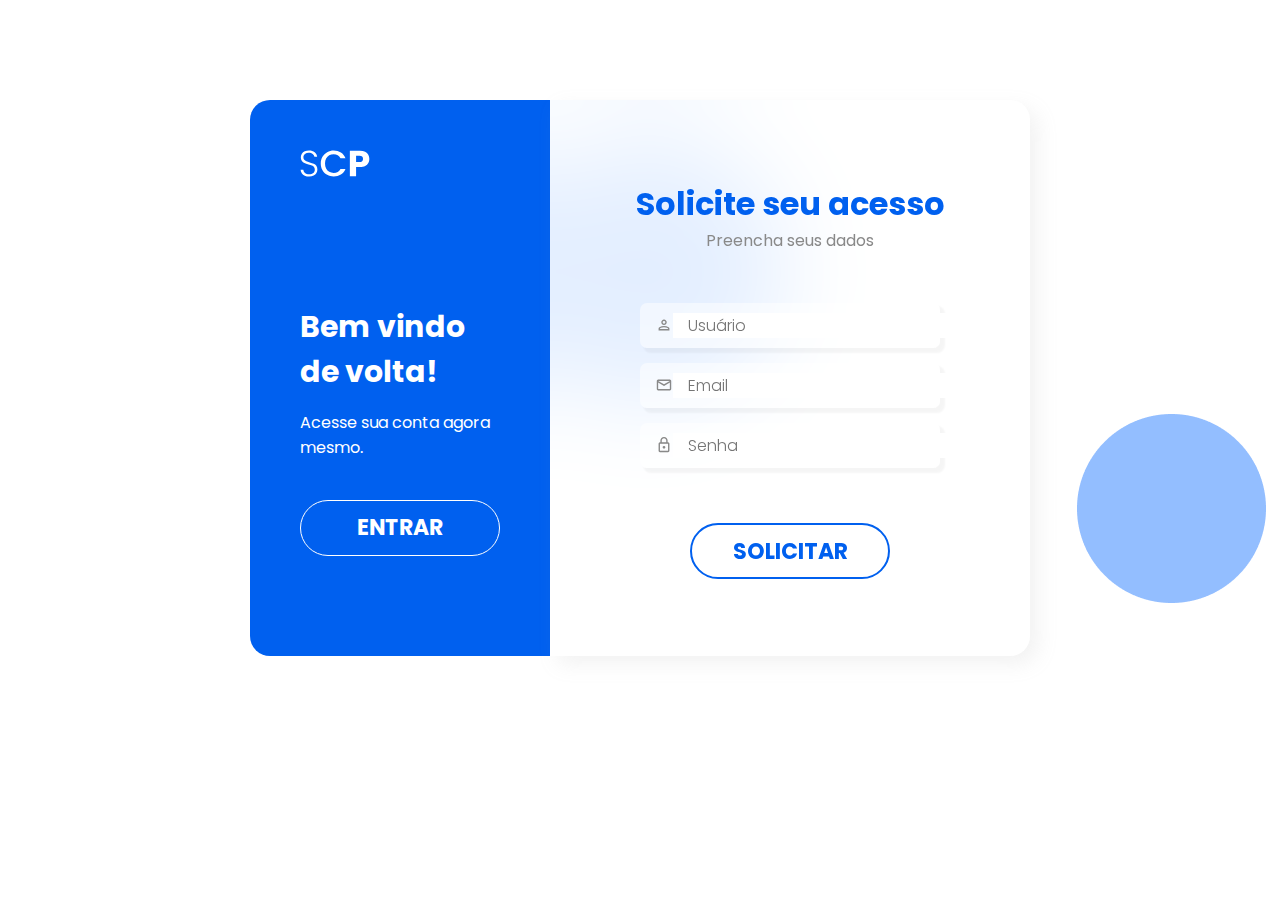
<file: index.html>
<!DOCTYPE html>
<html lang="pt-br">
<head>
    <meta charset="UTF-8">
    <meta name="viewport" content="width=device-width, initial-scale=1.0">
    <title>SCP - Kohler System</title>
    <link rel="stylesheet" href="style.css">
    <link href="https://fonts.googleapis.com/css2?family=Material+Symbols+Outlined" rel="stylesheet" />
    <script src="script.js" href></script>
</head>
<body>
    <div class="main">
        <section class="step-1">
            <img src="img/SCP.svg" alt="SCPimage">
        <div class="font">
            <h1>Bem vindo <br> de volta!</h1>
            <h2>Acesse sua conta agora <br> mesmo.</h2>
            <button type="submit" onclick="logar()" class="open-btn">ENTRAR</button>
        </div>
        </section>
        <section class="step-2">
            <h1 class="h1-sl">Solicite seu acesso</h1>
            <h2 class="h2-p2">Preencha seus dados</h2>
        <div class="container">
    <form action="https://api.staticforms.xyz/submit" method="post"></form>
    <input type="hidden" name="accessKey" value="6aa62c43-183f-4d96-b88c-a48a25db7b80">
        <div class="name">
            <span class="material-symbols-outlined">person</span>
            <input type="text" placeholder="Usuário" id="login" name="name" required>
        </div>
        <div class="email">
            <span class="material-symbols-outlined">mail</span>
            <input type="email" placeholder="Email" name="email" id="email" required>
        </div>
        <div class="password">
            <span class="material-symbols-outlined">lock</span required>
            <input type="password" placeholder="Senha" name="password" id="pass">
        </div>
        <div class="btn">
            <button type="submit" onclick="cadastro()" class="solicitar-btn">SOLICITAR</button>
         </div>
        </div>
    </form>
        </section>
    </div>
</body>
</html>
</file>
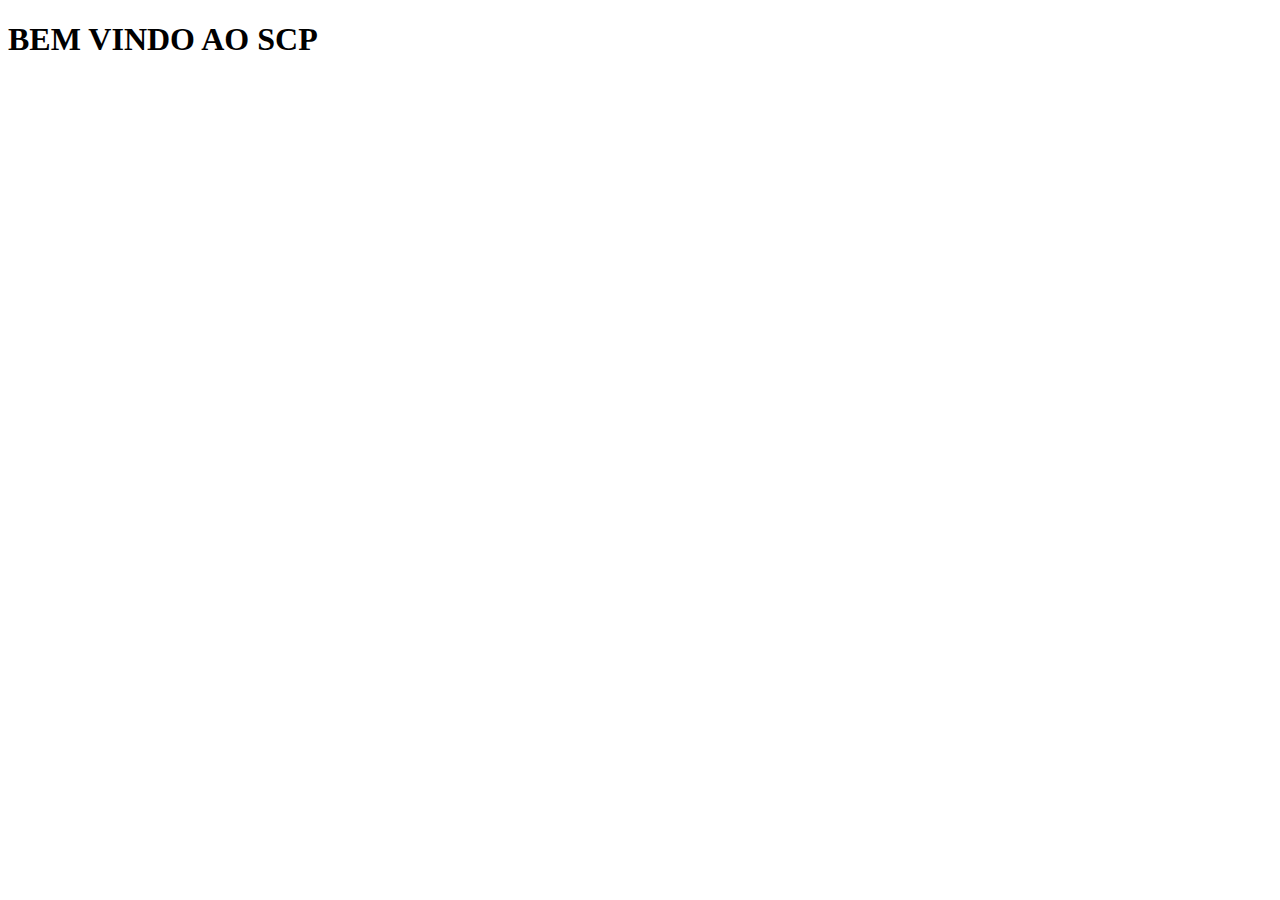
<file: home.html>
<!DOCTYPE html>
<html lang="pt-br">
<head>
    <meta charset="UTF-8">
    <meta name="viewport" content="width=device-width, initial-scale=1.0">
    <title>KOHLER - Home</title>
</head>
<body>
    <h1>BEM VINDO AO SCP</h1>
</body>
</html>
</file>
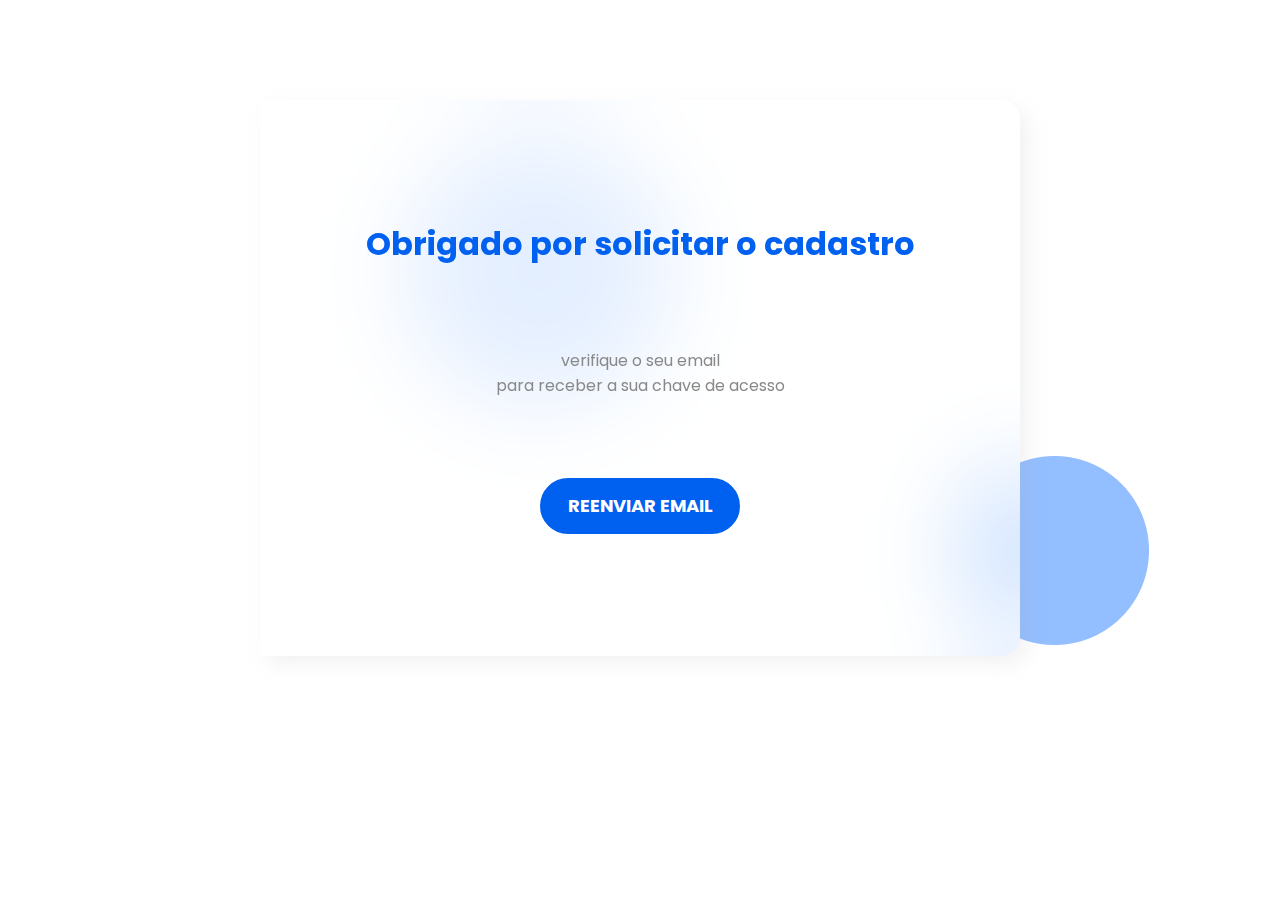
<file: verify.html>
<!DOCTYPE html>
<html lang="pt-br">
<head>
    <meta charset="UTF-8">
    <meta name="viewport" content="width=device-width, initial-scale=1.0">
    <title>SCP - Kohler System</title>
    <link rel="stylesheet" href="stylevf.css">
    <link href="https://fonts.googleapis.com/css2?family=Material+Symbols+Outlined" rel="stylesheet" />
</head>
<body>
    <div class="main">
        <section class="step-2">
            <h1 class="h1-sl">Obrigado por solicitar o cadastro</h1>
            <h2 class="h2-p2">verifique o seu email <br> para receber a sua chave de acesso</h2>
        <div class="btn">
            <button type="submit" class="reenviar-btn">REENVIAR EMAIL</button>
         </div>
        </div>
        </section>
        <div class="caixa"></div>
    </div>
    
</body>
</html>
</file>
<file: style.css>
@import url('https://fonts.googleapis.com/css2?family=Poppins:wght@200;300;400;500;600&family=Quicksand:wght@600&display=swap');
* {
    margin: 0;
    padding: 0;
    box-sizing: border-box;
    font-family: "poppins", sans-serif;
}

body {
   background-image: url(img/back.png);
   margin: 0;
} 

.main {
    display: flex;
    justify-content: flex-start;
    padding: 100px 250px;
}

.main .step-1 {
    margin: 0;
    padding: 50px 50px ;
    width: 330px;
    height: 556px;
    background-color: #0060EF;
    border-radius: 20px 0 0 20px;
}

.main .step-1 img {
    width: 70px;
}

.main .step-1 .font {
    display: flex;
    flex-direction: column;
    padding-top: 120px;
}

.main .step-1 .font h1 {
    display: flex;
    align-items: baseline;
    color: white;
    font-size: 30px;
    font-weight: 700;
    line-height: 45px; /* 162.5% */ 
}

.main .step-1 .font h2 {
    display: flex;
    align-items: baseline;
    color: white;
    padding-top: 16px;
    padding-bottom: 40px;
    font-size: 16px;
    font-weight: 400;
    line-height: 35pxpx; /* 162.5% */ 
}

.main .step-1 .font .open-btn {
    display: flex;
    justify-content: center;
    padding: 10px;
    width: 200px;
    height: 56px;
    border-radius: 40px;
    background-color: #0060EF;
    border: 1.8px solid #fff;
    font-size: 22px;
    font-weight: 700;
    color: white;
    cursor: pointer;
}

.main .step-2 {
    display: flex;
    flex-direction: column;
    align-items: center;
    margin: 0;
    width: 760px;
    height: 556px;
    background: rgba(255, 255, 255, 0.5);
    backdrop-filter: blur(50px);
    border-radius: 0 20px 20px 0;
    box-shadow: 8px 8px 20px 0px rgba(167, 167, 167, 0.15);
}

.main .step-2 .h1-sl {
    padding-top: 80px;
    font-size: 32px;
    color: #0060EF;
}

.main .step-2 .h2-p2 {
    font-size: 16px;
    color: #898989;
    font-weight: 400;
}

.main .step-2 .container {
    display: flex;
    flex-direction: column;
    color: #898989;
    width: 300px;
    height: 100px;
    padding-top: 50px;
}

.main .step-2 .container input {
    font-weight: 300;
    font-size: 16px;
    padding-left: 15px;
    border: 0 none;
    outline: 0;
}

.main .step-2 .container .material-symbols-outlined { 
    font-family: 'Material Symbols Outlined';
    font-style: normal;
    font-size: 18px;
    padding-top: 3px;
}

.main .step-2 .container .name {
    display: flex;
    flex-direction: row;
    background-color: rgba(255, 255, 255, 0.5);
    border: none;
    border-radius: 7px;
    height: auto;
    padding: 10px 15px;
    margin-bottom: 15px;
    box-shadow: 4px 4px 2px 1px rgba(0, 0, 0, 0.04);
}

.main .step-2 .container .email {
    display: flex;
    flex-direction: row;
    background-color: rgba(255, 255, 255, 0.5);
    border: none;
    border-radius: 7px;
    height: auto;
    padding: 10px 15px;
    margin-bottom: 15px;
    box-shadow: 4px 4px 2px 1px rgba(0, 0, 0, 0.04);
}

.main .step-2 .container .password {
    display: flex;
    flex-direction: row;
    background-color: rgba(255, 255, 255, 0.5);
    border: none;
    border-radius: 7px;
    height: auto;
    padding: 10px 15px;
    margin-bottom: 15px;
    box-shadow: 4px 4px 2px 1px rgba(0, 0, 0, 0.04);
}

.main .step-2 .container .password #pass {
    width: 420px;
}

.main .step-2 .container .email #email {
    width: 420px;
}

.main .step-2 .container .name #login {
    width: 420px;
}

.main .step-2 .btn {
    display: flex;
    justify-content: center;
    padding-top: 40px;
}

.main .step-2 .solicitar-btn {
    display: flex;
    justify-content: center;
    padding: 10px;
    width: 200px;
    height: 56px;
    border-radius: 40px;
    background: rgba(255, 255, 255, 0.50);
    backdrop-filter: blur(50px);
    border: 2px solid #0060EF;
    font-size: 22px;
    font-weight: 700;
    color: #0060EF;
    cursor: pointer;
}
</file>
<file: stylevf.css>
@import url('https://fonts.googleapis.com/css2?family=Poppins:wght@200;300;400;500;600&family=Quicksand:wght@600&display=swap');
* {
    margin: 0;
    padding: 0;
    box-sizing: border-box;
    font-family: "poppins", sans-serif;
}

body {
    background-image: url(img/back2.png);
    margin: 0;
 } 
 
 .main {
     display: flex;
     justify-content: center;
     padding: 100px 250px;
 }

.main .step-2 {
    display: flex;
    flex-direction: column;
    align-items: center;
    margin: 0;
    width: 760px;
    height: 556px;
    background: rgba(255, 255, 255, 0.5);
    backdrop-filter: blur(50px);
    border-radius: 0 20px 20px 0;
    box-shadow: 8px 8px 20px 0px rgba(167, 167, 167, 0.15);
}

.main .step-2 .h1-sl {
    padding-top: 120px;
    font-size: 32px;
    color: #0060EF;
}

.main .step-2 .h2-p2 {
    padding-top: 80px;
    font-size: 16px;
    color: #898989;
    font-weight: 400;
    text-align: center;
}

.main .step-2 .btn {
    display: flex;
    justify-content: center;
    padding-top: 80px;
}

.main .step-2 .reenviar-btn {
    display: flex;
    justify-content: center;
    padding: 12px;
    width: 200px;
    height: 56px;
    border-radius: 40px;
    background: #0060EF;
    backdrop-filter: blur(50px);
    border: 2px solid #0060EF;
    font-size: 18px;
    font-weight: 700;
    color: #fff;
    cursor: pointer;
}

.main .step-2 .reenviar-btn:hover {
    transform: scale(1.1);
    background-position: -40px;
    box-shadow: 2px 2px 8px 0px rgba(167, 167, 167,0.5);
}

@keyframes animar {
    0% {
        transform: rotate(0deg);
    }

    100% {
        transform: rotate(360deg);
    }
}
</file>
